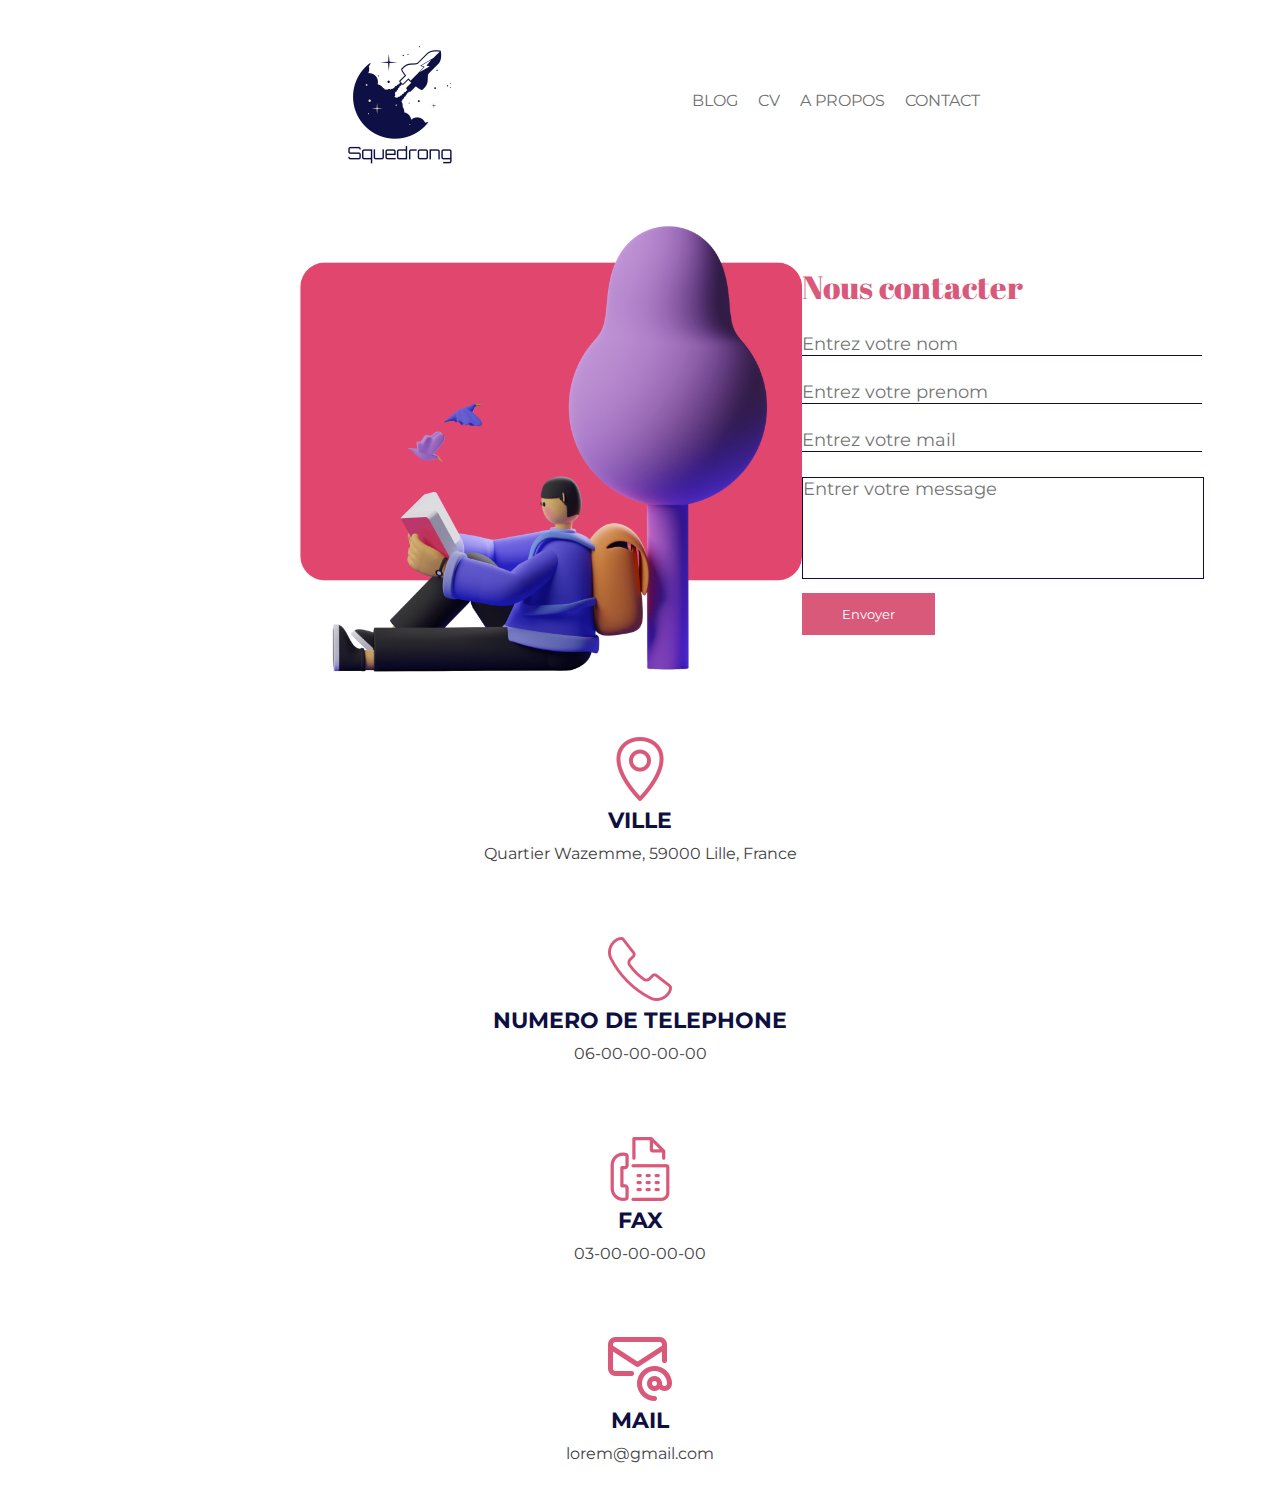
<file: contact.html>
<!DOCTYPE html>
<html lang="en">
  <head>
    <meta charset="UTF-8" />
    <meta name="viewport" content="width=device-width, initial-scale=1.0" />
    <link rel="preconnect" href="https://fonts.googleapis.com" />
    <link rel="preconnect" href="https://fonts.gstatic.com" crossorigin />
    <link
      href="https://fonts.googleapis.com/css2?family=Abril+Fatface&family=Montserrat:ital,wght@0,100..900;1,100..900&display=swap"
      rel="stylesheet"
    />
    <link rel="stylesheet" href="contact.css" />
    <title>Contact</title>
  </head>
  <body>
    <header>
      <img src="logo.png" alt="logo" />
      <nav>
        <ul>
          <li><a href="blog.html">BLOG</a></li>
          <li><a href="#">CV</a></li>
          <li><a href="a_propos.html">A PROPOS</a></li>
          <li><a href="contact.html">CONTACT</a></li>
        </ul>
      </nav>
    </header>
    <main>
      <section id="form">
        <img src="illustration.png" alt="illustration" />
        <div id="right-form">
          <h1>Nous contacter</h1>
          <form action="" method="get">
            <input
              type="text"
              name="nom"
              id="nom"
              placeholder="Entrez votre nom"
            />
            <br />
            <input
              type="text"
              name="prenom"
              id="prenom"
              placeholder="Entrez votre prenom"
            />
            <br />
            <input
              type="mail"
              name="mail"
              id="mail"
              placeholder="Entrez votre mail"
            />
            <br />
            <textarea
              name="message"
              id="message"
              placeholder="Entrer votre message"
            ></textarea>
            <br />
            <button>Envoyer</button>
          </form>
        </div>
      </section>

      <section id="contact">
        <div class="contact">
          <img src="contact_icon/emplacement.png" alt="maps" />
          <h2>VILLE</h2>
          <p>Quartier Wazemme, 59000 Lille, France</p>
        </div>

        <div class="contact">
          <img src="contact_icon/telephone.png" alt="numero" />
          <h2>NUMERO DE TELEPHONE</h2>
          <p>06-00-00-00-00</p>
        </div>

        <div class="contact">
          <img src="contact_icon/fax.png" alt="" />
          <h2>FAX</h2>
          <p>03-00-00-00-00</p>
        </div>

        <div class="contact">
          <img src="contact_icon/e-mail.png" alt="" />
          <h2>MAIL</h2>
          <p>lorem@gmail.com</p>
        </div>
      </section>
    </main>
  </body>
</html>
</file>
<file: contact.css>
* {
  padding: 0;
  margin: 0;
  font-family: "Montserrat", serif;
}

body {
  display: flex;
  flex-direction: column;
  padding: 0px 300px;
}

h1 {
  font-size: 2em;
  color: #d9597b;
}

h2 {
  font-size: 1.4em;
  color: #0d0f40;
}

h3 {
  font-size: 1.2em;
}

p {
  color: #424242;
}

/*debut header*/
header {
  display: flex;
  flex-direction: row;
  justify-content: space-between;
  font-family: "Abril Fatface", serif;
}

nav {
  display: flex;
  align-items: center;
}

nav ul {
  display: flex;
  list-style: none;
  padding-left: 20px;
  align-items: center;
}

nav ul li {
  padding-left: 20px;
}

a {
  text-decoration: none;
  color: #707070;
}

a:hover {
  color: #968ac9;
  font-weight: bolder;
}

#contact a {
  color: #968ac9;
  font-weight: bolder;
}

/*fin header*/

/*Début id form*/
#form {
  display: flex;
  justify-content: space-between;
  align-items: center;
}

#form img {
  height: 500px;
  /* background-color: blue; */
}

#right-form {
  display: flex;
  flex-direction: column;
}

#form h1 {
  margin-bottom: 25px;
  font-family: "Abril Fatface", serif;
  font-weight: 400;
  font-style: normal;
}

input {
  border: none;
  margin-bottom: 25px;
  font-size: large;
  width: 400px;
  border-bottom: 1px solid #0d0f40;
}

textarea {
  font-size: large;
  height: 100px;
  width: 400px;
  resize: none;
  border-color: #0d0f40;
}

button {
  color: white;
  border: none;
  text-decoration: none;
  padding-top: 1em;
  padding-bottom: 1em;
  padding-left: 3em;
  padding-right: 3em;
  margin-right: 1em;
  background-color: #d9597b;
}

button:hover {
  background-color: #968ac9;
}

/*Début id contact*/

#contact_main {
  display: grid;
  grid-template-columns: repeat(2, 1fr);
  gap: 30px;
  margin-top: 80px;
  margin-bottom: 80px;
}

button {
  margin-top: 10px;
}

.contact {
  /* background-color: #968ac9; */
  display: flex;
  flex-direction: column;
  align-items: center;
  justify-content: center;
  height: 200px;
}

.contact h2 {
  margin-top: 5px;
  margin-bottom: 10px;
}

/* Chercher convertisseur px en rem pour le responsive */
</file>
